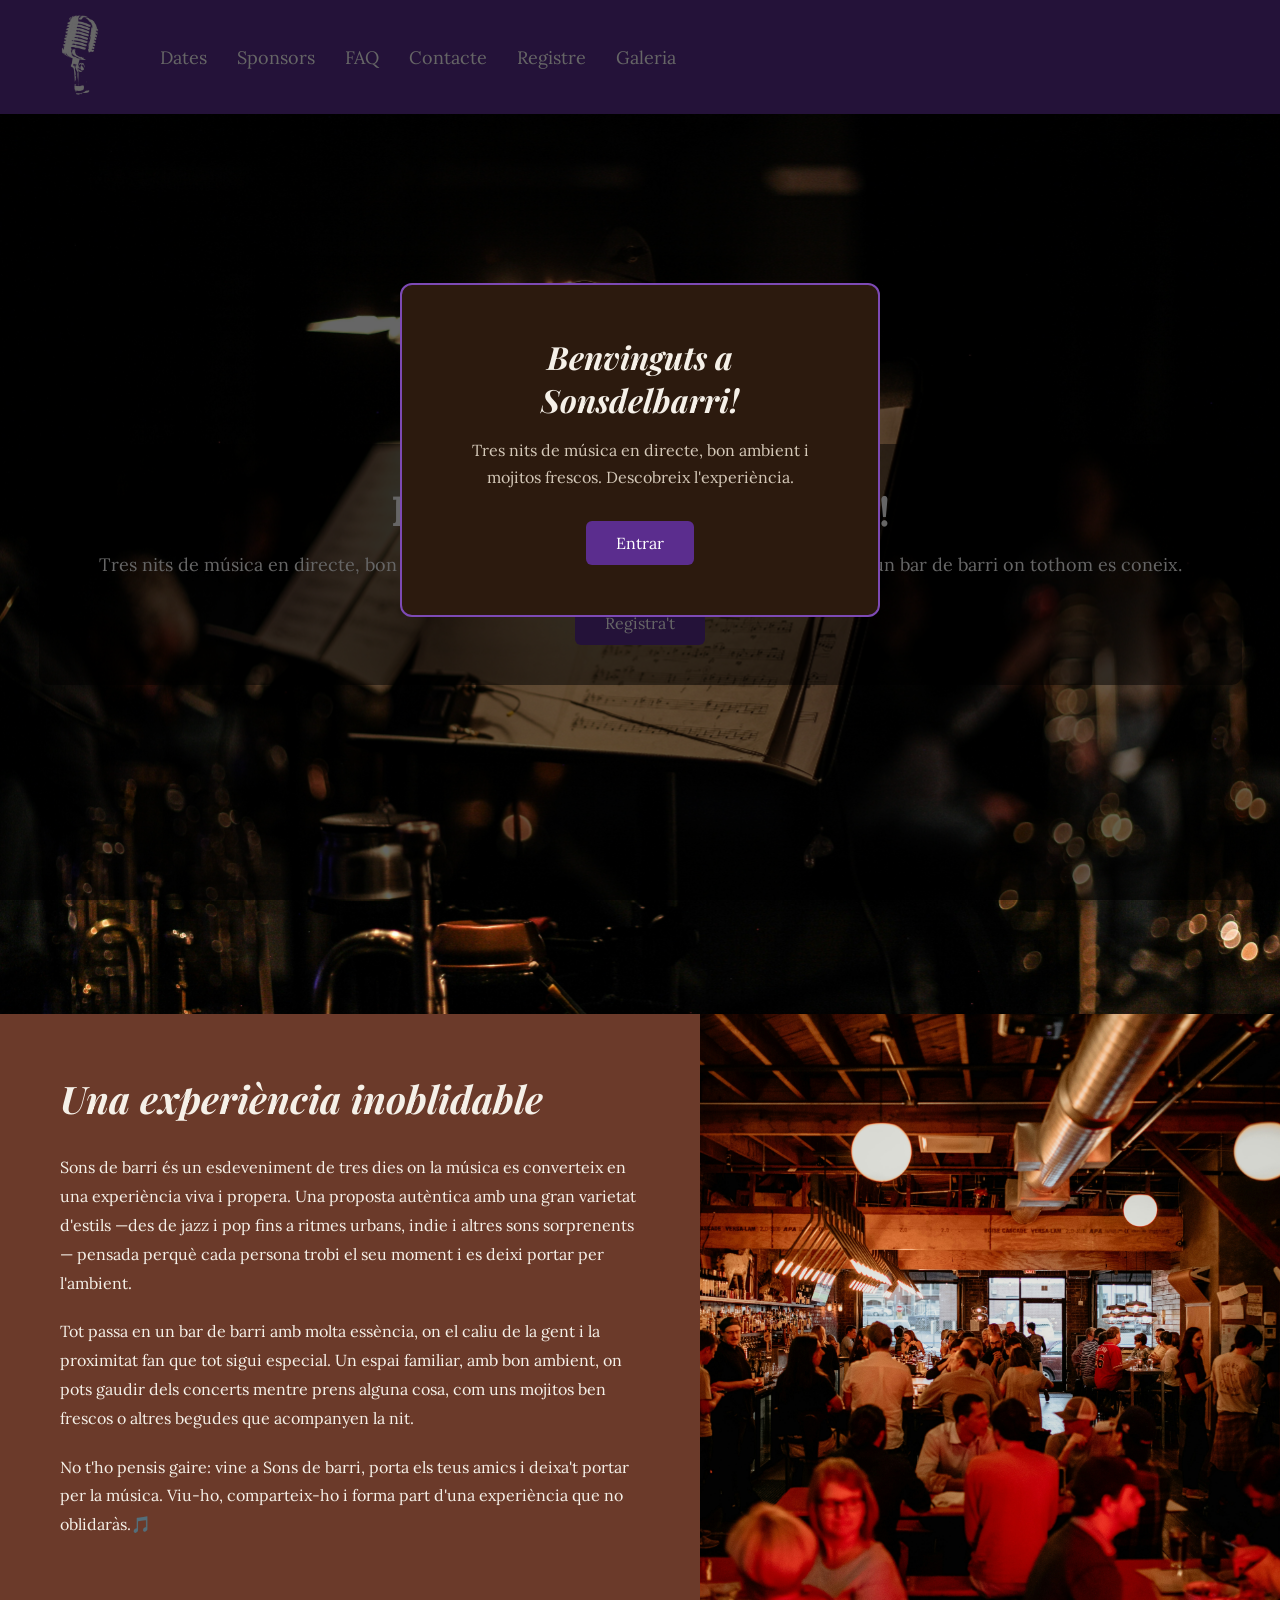
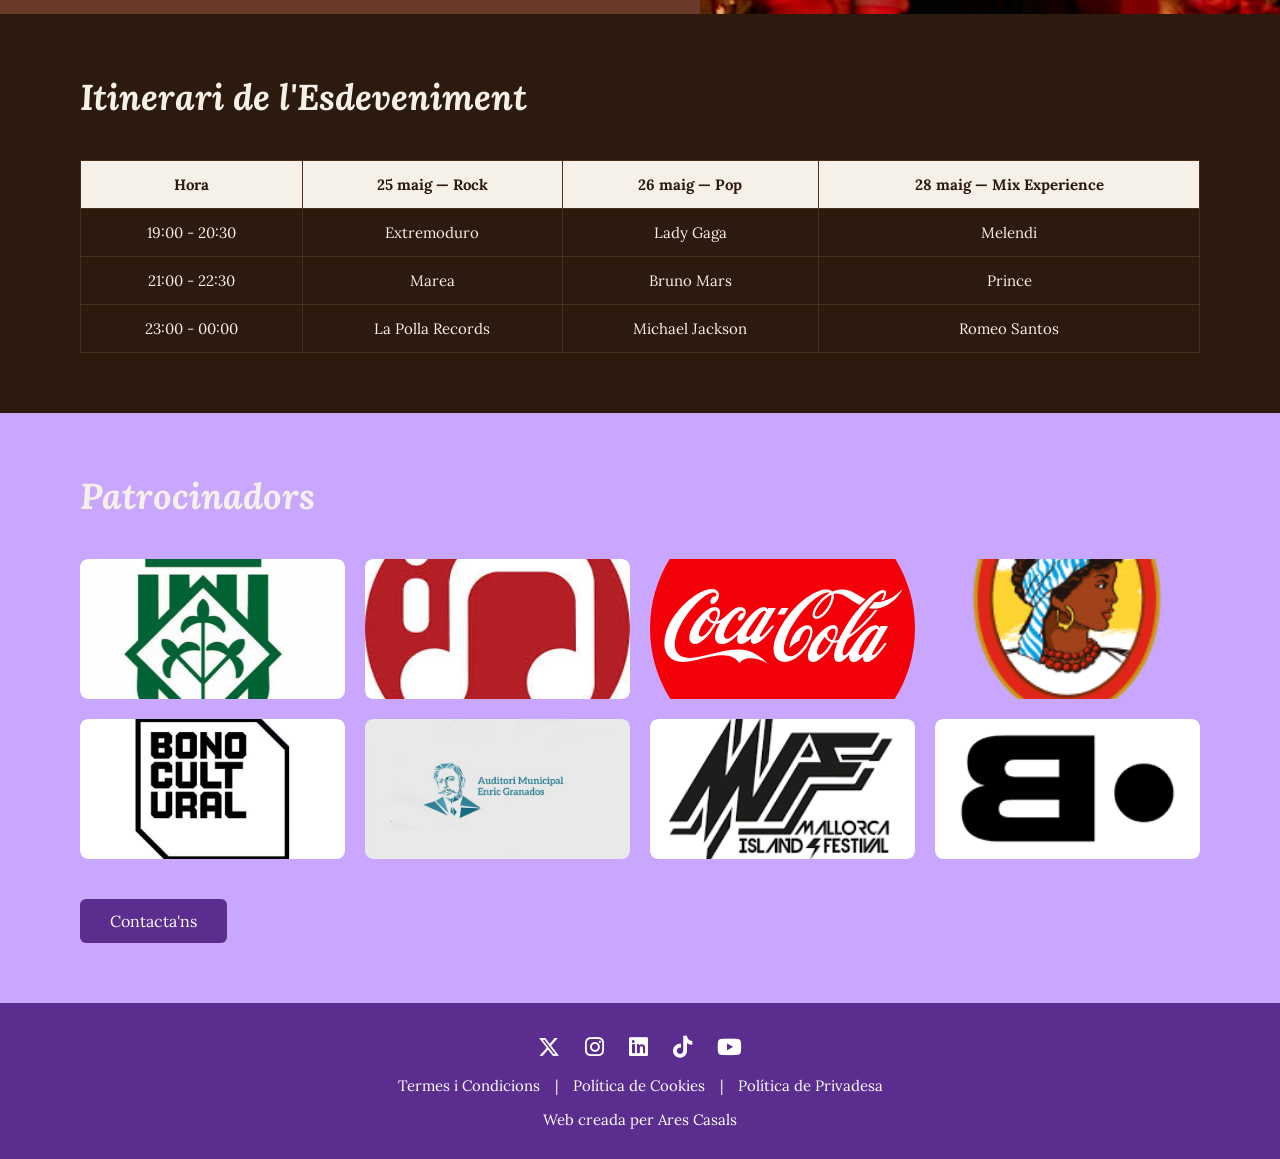
<file: index.html>
<!DOCTYPE html>
<html lang="ca">
<head>
  <meta charset="UTF-8">
  <meta name="viewport" content="width=device-width, initial-scale=1.0">
  <title>Festival</title>
  <link rel="icon" type="image/png" href="img/LOGO1.png">
  <link rel="stylesheet" href="css/style.css">
  <link rel="stylesheet" href="https://cdnjs.cloudflare.com/ajax/libs/font-awesome/6.5.0/css/all.min.css">
  <link href="https://fonts.googleapis.com/css2?family=Playfair+Display:ital@1&family=Lora&display=swap" rel="stylesheet">
</head>
<body>

  <!-- Modal de benvinguda (es mostra el primer cop que es visita la web) -->
  <div class="modal-overlay" id="modalBenvinguda">
    <div class="modal-box">
      <h2>Benvinguts a Sonsdelbarri!</h2>
      <p>Tres nits de música en directe, bon ambient i mojitos frescos. Descobreix l'experiència.</p>
      <button class="btn" id="tancarModal">Entrar</button>
    </div>
  </div>

  <header>
    <nav>
      <a href="index.html" class="logo">
        <img src="img/LOGO1.png" alt="Logo Festival">
      </a>
      <!-- Botó hamburger per a mòbil -->
      <button class="hamburger" id="hamburger" aria-label="Obrir menú">
        <span></span>
        <span></span>
        <span></span>
      </button>
      <ul id="navMenu">
        <li><a href="#dates">Dates</a></li>
        <li><a href="#sponsors">Sponsors</a></li>
        <li><a href="faq.html">FAQ</a></li>
        <li><a href="contacte.html">Contacte</a></li>
        <li><a href="registre.html">Registre</a></li>
        <li><a href="galeria.html">Galeria</a></li>
      </ul>
    </nav>
  </header>

  <section id="inici" class="hero">
    <div class="hero-content">
      <h1>Benviguts a Sonsdebarri!</h1>
      <p>Tres nits de música en directe, bon ambient i mojitos frescos. 
        Jazz, pop, rock i molt més en un bar de barri on tothom es coneix.</p>
      <a href="registre.html" class="btn">Registra't</a>
    </div>
  </section>

  <section id="dates" class="dates">
    <div class="dates-left">
      <h2>Una experiència <em>inoblidable</em></h2>
      <div class="dates-text">
        <p>Sons de barri és un esdeveniment de tres dies on la música es converteix en una experiència viva i propera. Una proposta autèntica amb una gran varietat d'estils —des de jazz i pop fins a ritmes urbans, indie i altres sons sorprenents— pensada perquè cada persona trobi el seu moment i es deixi portar per l'ambient.</p>
        <p>Tot passa en un bar de barri amb molta essència, on el caliu de la gent i la proximitat fan que tot sigui especial. Un espai familiar, amb bon ambient, on pots gaudir dels concerts mentre prens alguna cosa, com uns mojitos ben frescos o altres begudes que acompanyen la nit.</p>
        <p>No t'ho pensis gaire: vine a Sons de barri, porta els teus amics i deixa't portar per la música. Viu-ho, comparteix-ho i forma part d'una experiència que no oblidaràs.🎵</p>
      </div>
    </div>
    <div class="dates-slideshow">
      <img src="img/slide1.jpg" alt="Imatge 1" class="slide active">
      <img src="img/slide2.jpg" alt="Imatge 2" class="slide">
      <img src="img/slide3.jpg" alt="Imatge 3" class="slide">
    </div>
  </section>

  <section id="itinerari" class="itinerari">
    <h2>Itinerari de l'Esdeveniment</h2>
    <table>
      <thead>
        <tr>
          <th>Hora</th>
          <th>25 maig — Rock</th>
          <th>26 maig — Pop</th>
          <th>28 maig — Mix Experience</th>
        </tr>
      </thead>
      <tbody>
        <tr>
          <td>19:00 - 20:30</td>
          <td>Extremoduro</td>
          <td>Lady Gaga</td>
          <td>Melendi</td>
        </tr>
        <tr>
          <td>21:00 - 22:30</td>
          <td>Marea</td>
          <td>Bruno Mars</td>
          <td>Prince</td>
        </tr>
        <tr>
          <td>23:00 - 00:00</td>
          <td>La Polla Records</td>
          <td>Michael Jackson</td>
          <td>Romeo Santos</td>
        </tr>
      </tbody>
    </table>
  </section>

  <!-- Secció sponsors amb flipcard -->
  <section id="sponsors" class="sponsors">
    <h2>Patrocinadors</h2>
    <div class="sponsors-grid">

      <div class="sponsor-card">
        <div class="sponsor-card-inner">
          <div class="sponsor-card-front">
            <img src="img/sponsor1.jpg" alt="Sponsor 1">
          </div>
          <div class="sponsor-card-back">
            <span>Diputació de Lleida</span>
            <a href="https://www.diputaciolleida.cat/" target="_blank">Visita'ns</a>
          </div>
        </div>
      </div>

      <div class="sponsor-card">
        <div class="sponsor-card-inner">
          <div class="sponsor-card-front">
            <img src="img/sponsor2.jpeg" alt="Sponsor 2">
          </div>
          <div class="sponsor-card-back">
            <span>L'Interpret</span>
            <a href="https://l-interpret.com/" target="_blank">Visita'ns</a>
          </div>
        </div>
      </div>

      <div class="sponsor-card">
        <div class="sponsor-card-inner">
          <div class="sponsor-card-front">
            <img src="img/sponsor3.svg" alt="Sponsor 3">
          </div>
          <div class="sponsor-card-back">
            <span>Coca-Cola</span>
            <a href="https://www.coca-cola.com/es/es/" target="_blank">Visita'ns</a>
          </div>
        </div>
      </div>

      <div class="sponsor-card">
        <div class="sponsor-card-inner">
          <div class="sponsor-card-front">
            <img src="img/sponsor4.png" alt="Sponsor 4">
          </div>
          <div class="sponsor-card-back">
            <span>Negrita</span>
            <a href="https://negrita.es/" target="_blank">Visita'ns</a>
          </div>
        </div>
      </div>

      <div class="sponsor-card">
        <div class="sponsor-card-inner">
          <div class="sponsor-card-front">
            <img src="img/sponsor5.jpeg" alt="Sponsor 5">
          </div>
          <div class="sponsor-card-back">
            <span>Bono Cultura Joven</span>
            <a href="https://bonoculturajoven.gob.es/" target="_blank">Visita'ns</a>
          </div>
        </div>
      </div>

      <div class="sponsor-card">
        <div class="sponsor-card-inner">
          <div class="sponsor-card-front">
            <img src="img/sponsor6.jpg" alt="Sponsor 6">
          </div>
          <div class="sponsor-card-back">
            <span>Auditori Enric Granados</span>
            <a href="https://auditorienricgranados.cat/" target="_blank">Visita'ns</a>
          </div>
        </div>
      </div>

      <div class="sponsor-card">
        <div class="sponsor-card-inner">
          <div class="sponsor-card-front">
            <img src="img/sponsor7.png" alt="Sponsor 7">
          </div>
          <div class="sponsor-card-back">
            <span>Mallorca Island Festival</span>
            <a href="https://mallorcaislandfestival.com/" target="_blank">Visita'ns</a>
          </div>
        </div>
      </div>

      <div class="sponsor-card">
        <div class="sponsor-card-inner">
          <div class="sponsor-card-front">
            <img src="img/sponsor8.png" alt="Sponsor 8">
          </div>
          <div class="sponsor-card-back">
            <span>FSTVLB</span>
            <a href="https://fstvlb.com/es/" target="_blank">Visita'ns</a>
          </div>
        </div>
      </div>

    </div>
    <a href="contacte.html" class="btn">Contacta'ns</a>
  </section>

  <footer>
    <div class="footer-social">
      <a href="#"><i class="fa-brands fa-x-twitter"></i></a>
      <a href="#"><i class="fa-brands fa-instagram"></i></a>
      <a href="#"><i class="fa-brands fa-linkedin"></i></a>
      <a href="#"><i class="fa-brands fa-tiktok"></i></a>
      <a href="#"><i class="fa-brands fa-youtube"></i></a>
    </div>
    <div class="footer-links">
      <a href="termes.html">Termes i Condicions</a>
      <span>|</span>
      <a href="cookies.html">Política de Cookies</a>
      <span>|</span>
      <a href="privadesa.html">Política de Privadesa</a>
    </div>
    <div class="footer-sign">
      <p>Web creada per Ares Casals</p>
    </div>
  </footer>

  <script>
    // ── Slideshow de la secció dates ──
    var slides = document.querySelectorAll('.slide');
    var current = 0;
    setInterval(function() {
      slides[current].classList.remove('active');
      current = current + 1;
      if (current >= slides.length) { current = 0; }
      slides[current].classList.add('active');
    }, 3500);

    // ── Menú hamburger ──
    // Quan es fa clic al botó hamburger, s'afegeix/treu la classe 'obert' al menú
    var hamburger = document.getElementById('hamburger');
    var navMenu = document.getElementById('navMenu');
    hamburger.addEventListener('click', function() {
      navMenu.classList.toggle('obert');
    });

    // ── Modal de benvinguda ──
    // Es comprova si ja s'ha visitat la web amb localStorage
    // Si no s'ha visitat mai, es mostra el modal
    var modal = document.getElementById('modalBenvinguda');
    if (!localStorage.getItem('visitat')) {
      modal.classList.add('obert');
    }
    // Quan es fa clic al botó "Entrar", es tanca el modal i es guarda a localStorage
    document.getElementById('tancarModal').addEventListener('click', function() {
      modal.classList.remove('obert');
      localStorage.setItem('visitat', 'true');
    });
  </script>

</body>
</html>
</file>
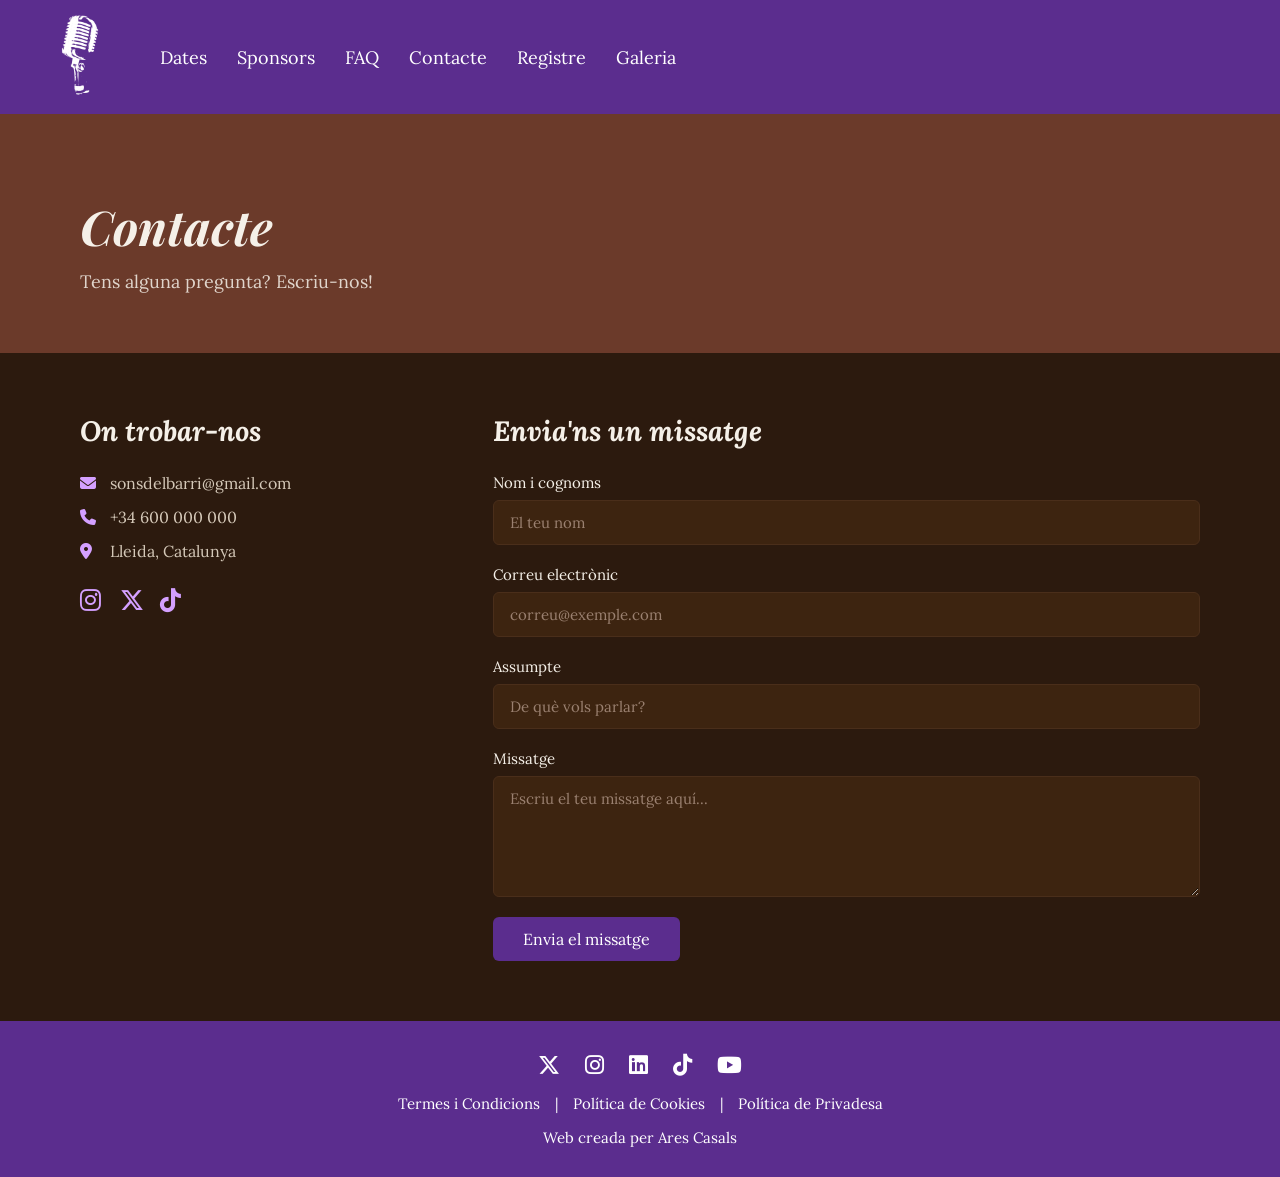
<file: contacte.html>
<!DOCTYPE html>
<html lang="ca">
<head>
  <meta charset="UTF-8">
  <meta name="viewport" content="width=device-width, initial-scale=1.0">
  <title>Contacte — Sonsdelbarri</title>
  <link rel="icon" type="image/png" href="img/LOGO1.png">
  <link rel="stylesheet" href="css/style.css">
  <link rel="stylesheet" href="https://cdnjs.cloudflare.com/ajax/libs/font-awesome/6.5.0/css/all.min.css">
  <link href="https://fonts.googleapis.com/css2?family=Playfair+Display:ital@1&family=Lora&display=swap" rel="stylesheet">
</head>
<body>

  <header>
    <nav>
      <a href="index.html" class="logo">
        <img src="img/LOGO1.png" alt="Logo Festival">
      </a>
      <button class="hamburger" id="hamburger" aria-label="Obrir menú">
        <span></span>
        <span></span>
        <span></span>
      </button>
      <ul id="navMenu">
        <li><a href="index.html#dates">Dates</a></li>
        <li><a href="index.html#sponsors">Sponsors</a></li>
        <li><a href="faq.html">FAQ</a></li>
        <li><a href="contacte.html">Contacte</a></li>
        <li><a href="registre.html">Registre</a></li>
        <li><a href="galeria.html">Galeria</a></li>
      </ul>
    </nav>
  </header>

  <section class="subpage-hero">
    <div class="subpage-hero-content">
      <h1>Contacte</h1>
      <p>Tens alguna pregunta? Escriu-nos!</p>
    </div>
  </section>

  <section class="subpage-content">
    <div class="contact-wrapper">

      <div class="contact-info">
        <h2>On trobar-nos</h2>
        <p><i class="fa-solid fa-envelope"></i> sonsdelbarri@gmail.com</p>
        <p><i class="fa-solid fa-phone"></i> +34 600 000 000</p>
        <p><i class="fa-solid fa-location-dot"></i> Lleida, Catalunya</p>
        <div class="contact-social">
          <a href="#"><i class="fa-brands fa-instagram"></i></a>
          <a href="#"><i class="fa-brands fa-x-twitter"></i></a>
          <a href="#"><i class="fa-brands fa-tiktok"></i></a>
        </div>
      </div>

      <div class="contact-form">
        <h2>Envia'ns un missatge</h2>
        <div class="form-group">
          <label for="nom">Nom i cognoms</label>
          <input type="text" id="nom" placeholder="El teu nom">
        </div>
        <div class="form-group">
          <label for="email">Correu electrònic</label>
          <input type="email" id="email" placeholder="correu@exemple.com">
          <!-- Missatge d'error de validació de l'email -->
          <span class="error-msg" id="emailError">El correu ha de tenir el format usuari@domini.ext</span>
        </div>
        <div class="form-group">
          <label for="assumpte">Assumpte</label>
          <input type="text" id="assumpte" placeholder="De què vols parlar?">
        </div>
        <div class="form-group">
          <label for="missatge">Missatge</label>
          <textarea id="missatge" rows="5" placeholder="Escriu el teu missatge aquí..."></textarea>
        </div>
        <button class="btn" id="btnEnviar">Envia el missatge</button>
      </div>

    </div>
  </section>

  <footer>
    <div class="footer-social">
      <a href="#"><i class="fa-brands fa-x-twitter"></i></a>
      <a href="#"><i class="fa-brands fa-instagram"></i></a>
      <a href="#"><i class="fa-brands fa-linkedin"></i></a>
      <a href="#"><i class="fa-brands fa-tiktok"></i></a>
      <a href="#"><i class="fa-brands fa-youtube"></i></a>
    </div>
    <div class="footer-links">
      <a href="termes.html">Termes i Condicions</a>
      <span>|</span>
      <a href="cookies.html">Política de Cookies</a>
      <span>|</span>
      <a href="privadesa.html">Política de Privadesa</a>
    </div>
    <div class="footer-sign">
      <p>Web creada per Ares Casals</p>
    </div>
  </footer>

  <script>
    // ── Menú hamburger ──
    var hamburger = document.getElementById('hamburger');
    var navMenu = document.getElementById('navMenu');
    hamburger.addEventListener('click', function() {
      navMenu.classList.toggle('obert');
    });

    // ── Validació de l'email ──
    // Comprova que l'email té el format: alguna_cosa@domini.extensió
    function emailValid(valor) {
      // Expressió regular: text @ text . text (mínim 2 caràcters d'extensió)
      var regex = /^[^\s@]+@[^\s@]+\.[^\s@]{2,}$/;
      return regex.test(valor);
    }

    document.getElementById('btnEnviar').addEventListener('click', function() {
      var emailInput = document.getElementById('email');
      var emailError = document.getElementById('emailError');
      var valor = emailInput.value.trim();

      if (!emailValid(valor)) {
        // Mostrem error: afegim classe error al camp i visible al missatge
        emailInput.classList.add('error');
        emailError.classList.add('visible');
      } else {
        // Tot correcte: traiem error i enviem
        emailInput.classList.remove('error');
        emailError.classList.remove('visible');
        alert('Missatge enviat! Gràcies per contactar-nos.');
      }
    });
  </script>

</body>
</html>
</file>
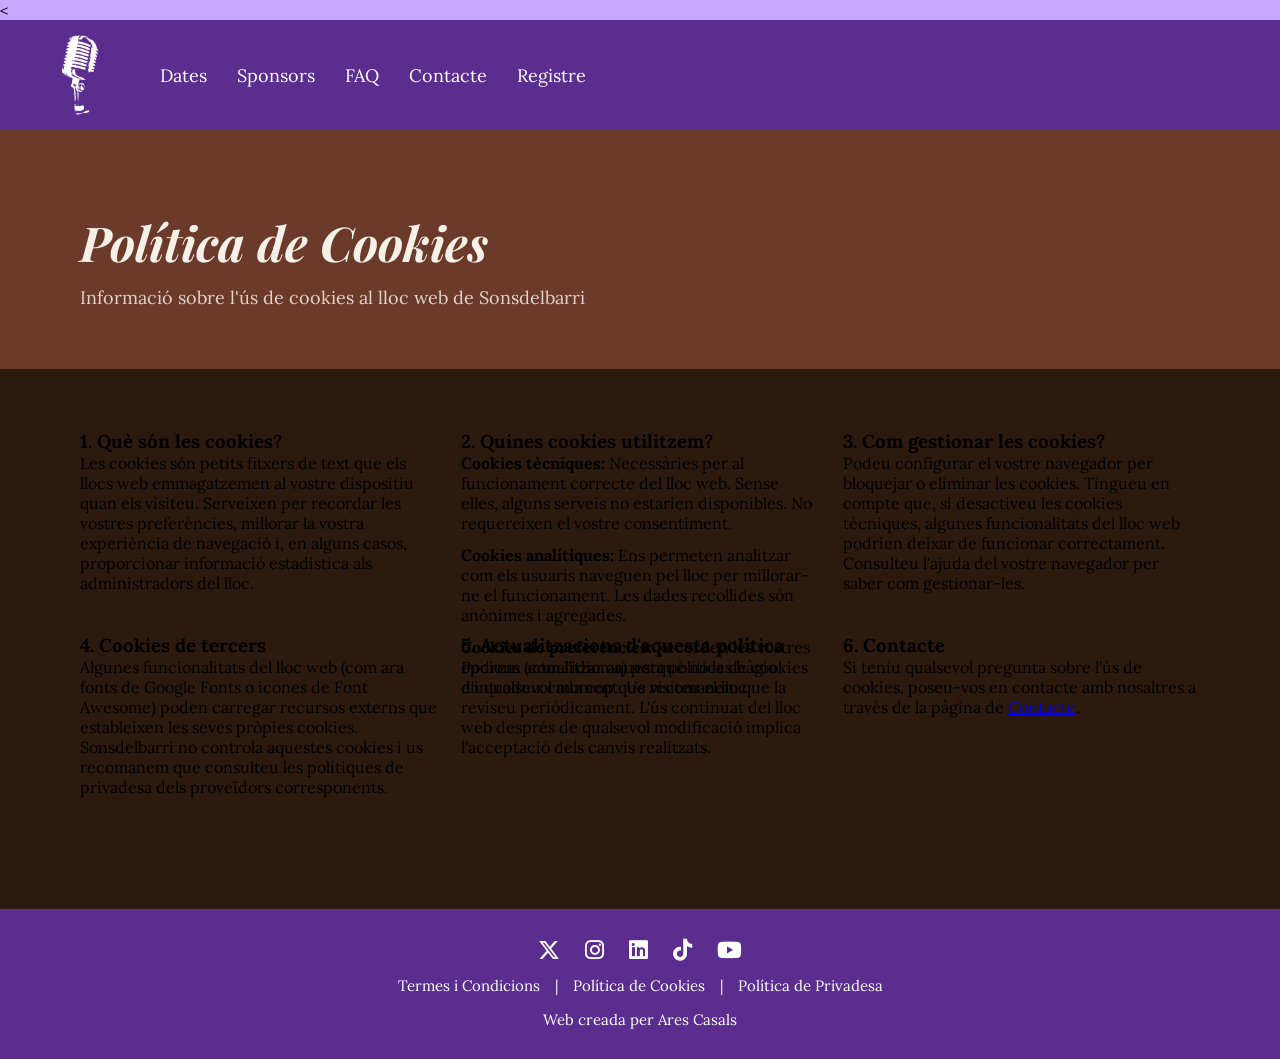
<file: cookies.html>
<<!DOCTYPE html>
<html lang="ca">
<head>
  <meta charset="UTF-8">
  <meta name="viewport" content="width=device-width, initial-scale=1.0">
  <title>Política de Cookies — Sonsdelbarri</title>
  <link rel="stylesheet" href="css/style.css">
  <link rel="stylesheet" href="https://cdnjs.cloudflare.com/ajax/libs/font-awesome/6.5.0/css/all.min.css">
  <link href="https://fonts.googleapis.com/css2?family=Playfair+Display:ital@1&family=Lora&display=swap" rel="stylesheet">
</head>
<body>
 
  <header>
    <nav>
      <a href="index.html" class="logo">
        <img src="img/LOGO1.png" alt="Logo Festival">
      </a>
      <ul>
        <li><a href="index.html#dates">Dates</a></li>
        <li><a href="index.html#sponsors">Sponsors</a></li>
        <li><a href="faq.html">FAQ</a></li>
        <li><a href="contacte.html">Contacte</a></li>
        <li><a href="registre.html">Registre</a></li>
      </ul>
    </nav>
  </header>
 
  <section class="subpage-hero">
    <div class="subpage-hero-content">
      <h1>Política de Cookies</h1>
      <p>Informació sobre l'ús de cookies al lloc web de Sonsdelbarri</p>
    </div>
  </section>
 
  <section class="subpage-content">
    <div class="faq-list">
 
      <div class="faq-item">
        <h3>1. Què són les cookies?</h3>
        <p>Les cookies són petits fitxers de text que els llocs web emmagatzemen al vostre dispositiu quan els visiteu. Serveixen per recordar les vostres preferències, millorar la vostra experiència de navegació i, en alguns casos, proporcionar informació estadística als administradors del lloc.</p>
      </div>
 
      <div class="faq-item">
        <h3>2. Quines cookies utilitzem?</h3>
        <p><strong>Cookies tècniques:</strong> Necessàries per al funcionament correcte del lloc web. Sense elles, alguns serveis no estarien disponibles. No requereixen el vostre consentiment.</p>
        <p style="margin-top:12px;"><strong>Cookies analítiques:</strong> Ens permeten analitzar com els usuaris naveguen pel lloc per millorar-ne el funcionament. Les dades recollides són anònimes i agregades.</p>
        <p style="margin-top:12px;"><strong>Cookies de preferències:</strong> Recorden les vostres opcions (com l'idioma) perquè no les hàgiu d'introduir cada cop que visiteu el lloc.</p>
      </div>
 
      <div class="faq-item">
        <h3>3. Com gestionar les cookies?</h3>
        <p>Podeu configurar el vostre navegador per bloquejar o eliminar les cookies. Tingueu en compte que, si desactiveu les cookies tècniques, algunes funcionalitats del lloc web podrien deixar de funcionar correctament. Consulteu l'ajuda del vostre navegador per saber com gestionar-les.</p>
      </div>
 
      <div class="faq-item">
        <h3>4. Cookies de tercers</h3>
        <p>Algunes funcionalitats del lloc web (com ara fonts de Google Fonts o icones de Font Awesome) poden carregar recursos externs que estableixen les seves pròpies cookies. Sonsdelbarri no controla aquestes cookies i us recomanem que consulteu les polítiques de privadesa dels proveïdors corresponents.</p>
      </div>
 
      <div class="faq-item">
        <h3>5. Actualitzacions d'aquesta política</h3>
        <p>Podrem actualitzar aquesta política de cookies en qualsevol moment. Us recomanem que la reviseu periòdicament. L'ús continuat del lloc web després de qualsevol modificació implica l'acceptació dels canvis realitzats.</p>
      </div>
 
      <div class="faq-item">
        <h3>6. Contacte</h3>
        <p>Si teniu qualsevol pregunta sobre l'ús de cookies, poseu-vos en contacte amb nosaltres a través de la pàgina de <a href="contacte.html">Contacte</a>.</p>
      </div>
 
    </div>
  </section>
 
  <footer>
    <div class="footer-social">
      <a href="#"><i class="fa-brands fa-x-twitter"></i></a>
      <a href="#"><i class="fa-brands fa-instagram"></i></a>
      <a href="#"><i class="fa-brands fa-linkedin"></i></a>
      <a href="#"><i class="fa-brands fa-tiktok"></i></a>
      <a href="#"><i class="fa-brands fa-youtube"></i></a>
    </div>
    <div class="footer-links">
      <a href="termes.html">Termes i Condicions</a>
      <span>|</span>
      <a href="cookies.html">Política de Cookies</a>
      <span>|</span>
      <a href="privadesa.html">Política de Privadesa</a>
    </div>
    <div class="footer-sign">
      <p>Web creada per Ares Casals</p>
    </div>
  </footer>
 
</body>
</html>
</file>
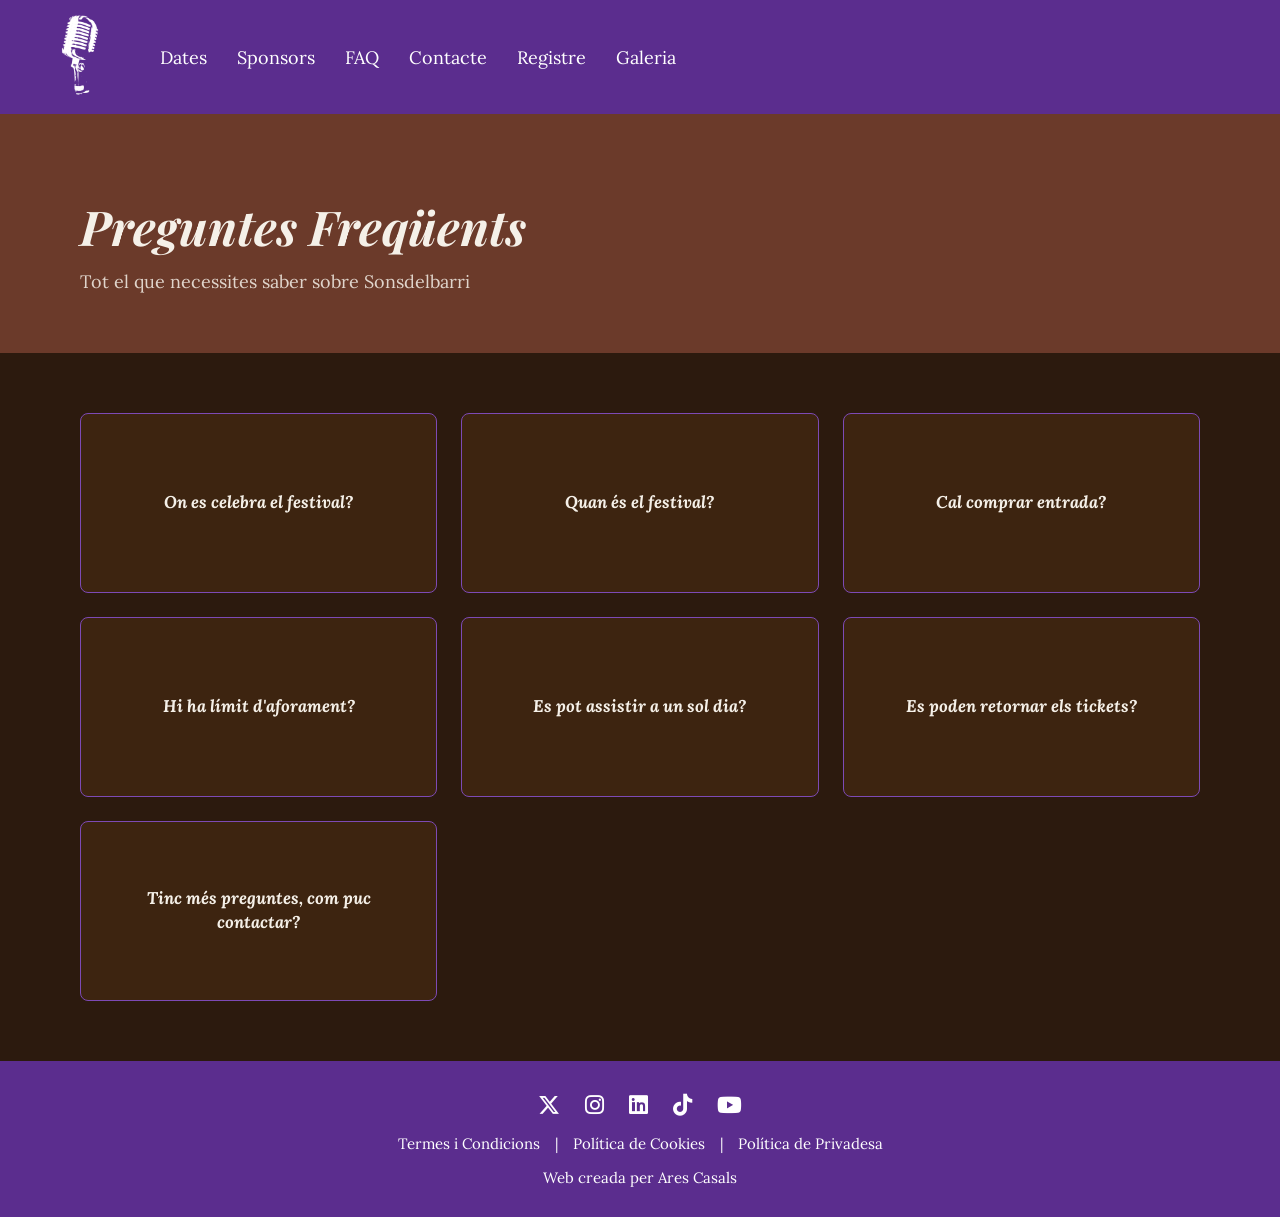
<file: faq.html>
<!DOCTYPE html>
<html lang="ca">
<head>
  <meta charset="UTF-8">
  <meta name="viewport" content="width=device-width, initial-scale=1.0">
  <title>FAQ — Sonsdelbarri</title>
  <link rel="icon" type="image/png" href="img/LOGO1.png">
  <link rel="stylesheet" href="css/style.css">
  <link rel="stylesheet" href="https://cdnjs.cloudflare.com/ajax/libs/font-awesome/6.5.0/css/all.min.css">
  <link href="https://fonts.googleapis.com/css2?family=Playfair+Display:ital@1&family=Lora&display=swap" rel="stylesheet">
</head>
<body>

  <header>
    <nav>
      <a href="index.html" class="logo">
        <img src="img/LOGO1.png" alt="Logo Festival">
      </a>
      <button class="hamburger" id="hamburger" aria-label="Obrir menú">
        <span></span>
        <span></span>
        <span></span>
      </button>
      <ul id="navMenu">
        <li><a href="index.html#dates">Dates</a></li>
        <li><a href="index.html#sponsors">Sponsors</a></li>
        <li><a href="faq.html">FAQ</a></li>
        <li><a href="contacte.html">Contacte</a></li>
        <li><a href="registre.html">Registre</a></li>
        <li><a href="galeria.html">Galeria</a></li>
      </ul>
    </nav>
  </header>

  <section class="subpage-hero">
    <div class="subpage-hero-content">
      <h1>Preguntes Freqüents</h1>
      <p>Tot el que necessites saber sobre Sonsdelbarri</p>
    </div>
  </section>

  <section class="subpage-content">
    <!-- Cada faq-item té dues cares: front (pregunta) i back (resposta) -->
    <div class="faq-list">

      <div class="faq-item">
        <div class="faq-item-inner">
          <div class="faq-front">
            <h3>On es celebra el festival?</h3>
          </div>
          <div class="faq-back">
            <p>Sonsdelbarri es celebra en un bar-pub de barri amb molta essència al centre de la ciutat. L'adreça exacta es comunicarà als assistents registrats.</p>
          </div>
        </div>
      </div>

      <div class="faq-item">
        <div class="faq-item-inner">
          <div class="faq-front">
            <h3>Quan és el festival?</h3>
          </div>
          <div class="faq-back">
            <p>El festival té lloc els dies 25, 26 i 28 de maig. Cada dia comença a les 19:00h.</p>
          </div>
        </div>
      </div>

      <div class="faq-item">
        <div class="faq-item-inner">
          <div class="faq-front">
            <h3>Cal comprar entrada?</h3>
          </div>
          <div class="faq-back">
            <p>Sí, cal registrar-se prèviament. Pots fer-ho a través del formulari de <a href="registre.html">Registre</a>.</p>
          </div>
        </div>
      </div>

      <div class="faq-item">
        <div class="faq-item-inner">
          <div class="faq-front">
            <h3>Hi ha límit d'aforament?</h3>
          </div>
          <div class="faq-back">
            <p>Sí, les places són limitades per garantir una experiència propera i de qualitat. Et recomanem registrar-te com abans millor.</p>
          </div>
        </div>
      </div>

      <div class="faq-item">
        <div class="faq-item-inner">
          <div class="faq-front">
            <h3>Es pot assistir a un sol dia?</h3>
          </div>
          <div class="faq-back">
            <p>Sí, pots triar assistir a un, dos o els tres dies del festival. Al formulari de registre podràs indicar quins dies t'interessen.</p>
          </div>
        </div>
      </div>

      <div class="faq-item">
        <div class="faq-item-inner">
          <div class="faq-front">
            <h3>Es poden retornar els tickets?</h3>
          </div>
          <div class="faq-back">
            <p>Sí! S'accepten devolucions amb 3 dies d'antelació al dia del concert.</p>
          </div>
        </div>
      </div>

      <div class="faq-item">
        <div class="faq-item-inner">
          <div class="faq-front">
            <h3>Tinc més preguntes, com puc contactar?</h3>
          </div>
          <div class="faq-back">
            <p>Pots escriure'ns a través del nostre <a href="contacte.html">formulari de contacte</a> i t'respondrem el més aviat possible.</p>
          </div>
        </div>
      </div>

    </div>
  </section>

  <footer>
    <div class="footer-social">
      <a href="#"><i class="fa-brands fa-x-twitter"></i></a>
      <a href="#"><i class="fa-brands fa-instagram"></i></a>
      <a href="#"><i class="fa-brands fa-linkedin"></i></a>
      <a href="#"><i class="fa-brands fa-tiktok"></i></a>
      <a href="#"><i class="fa-brands fa-youtube"></i></a>
    </div>
    <div class="footer-links">
      <a href="termes.html">Termes i Condicions</a>
      <span>|</span>
      <a href="cookies.html">Política de Cookies</a>
      <span>|</span>
      <a href="privadesa.html">Política de Privadesa</a>
    </div>
    <div class="footer-sign">
      <p>Web creada per Ares Casals</p>
    </div>
  </footer>

  <script>
    // ── Menú hamburger ──
    var hamburger = document.getElementById('hamburger');
    var navMenu = document.getElementById('navMenu');
    hamburger.addEventListener('click', function() {
      navMenu.classList.toggle('obert');
    });
  </script>

</body>
</html>
</file>
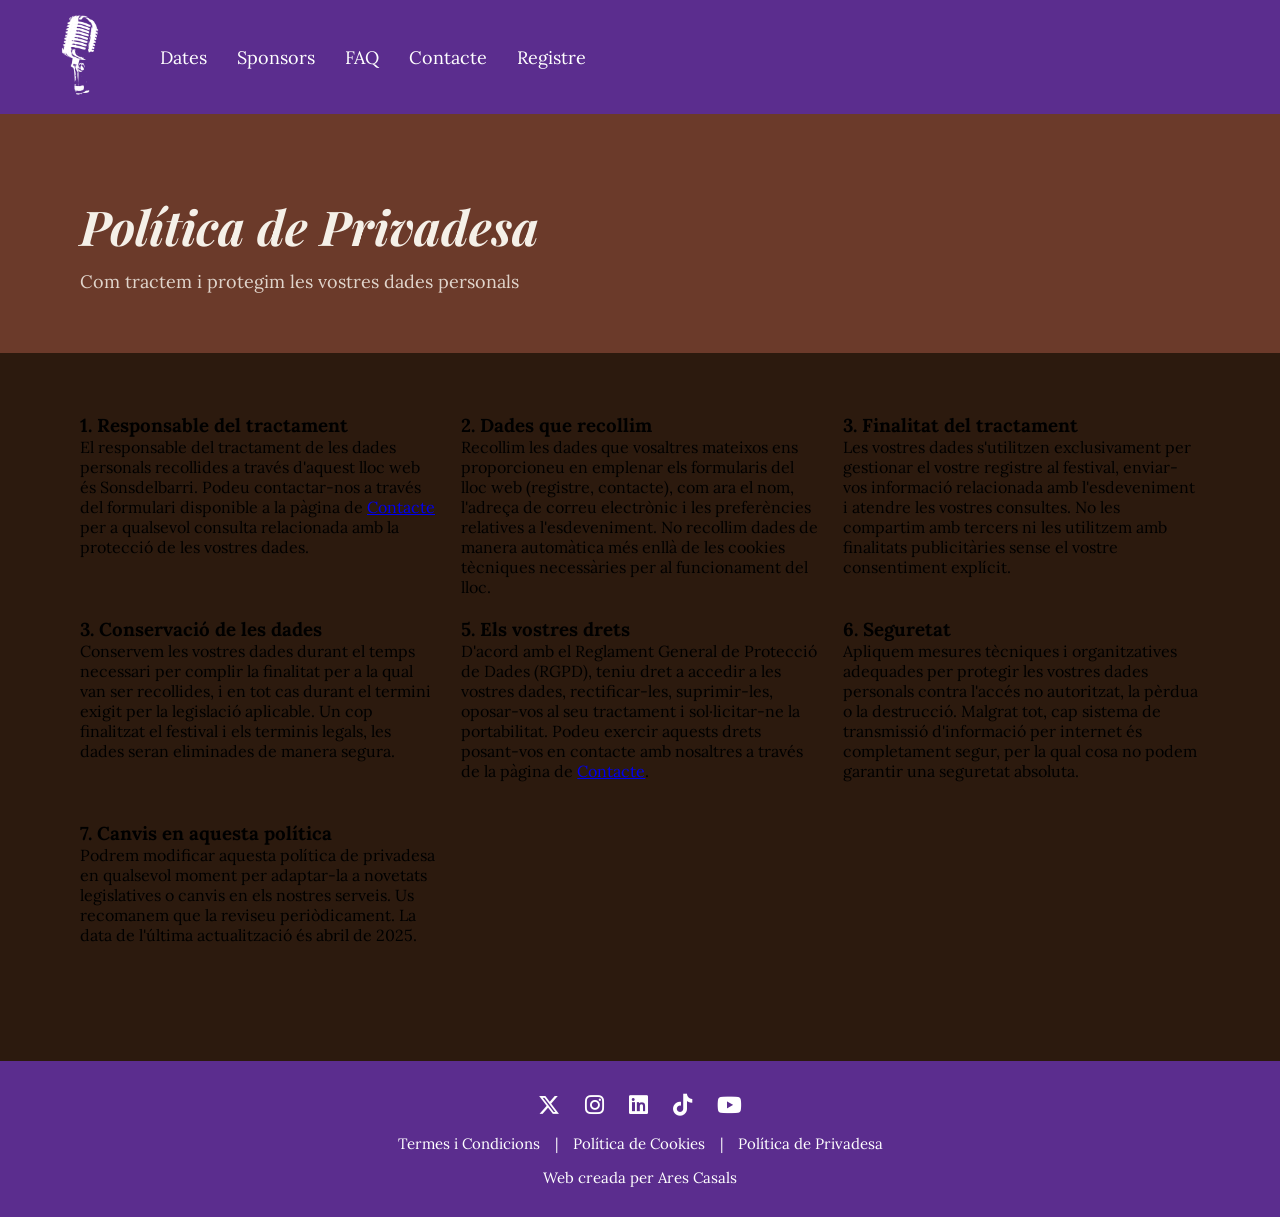
<file: privadesa.html>
<!DOCTYPE html>
<html lang="ca">
<head>
  <meta charset="UTF-8">
  <meta name="viewport" content="width=device-width, initial-scale=1.0">
  <title>Política de Privadesa — Sonsdelbarri</title>
  <link rel="stylesheet" href="css/style.css">
  <link rel="stylesheet" href="https://cdnjs.cloudflare.com/ajax/libs/font-awesome/6.5.0/css/all.min.css">
  <link href="https://fonts.googleapis.com/css2?family=Playfair+Display:ital@1&family=Lora&display=swap" rel="stylesheet">
</head>
<body>
 
  <header>
    <nav>
      <a href="index.html" class="logo">
        <img src="img/LOGO1.png" alt="Logo Festival">
      </a>
      <ul>
        <li><a href="index.html#dates">Dates</a></li>
        <li><a href="index.html#sponsors">Sponsors</a></li>
        <li><a href="faq.html">FAQ</a></li>
        <li><a href="contacte.html">Contacte</a></li>
        <li><a href="registre.html">Registre</a></li>
      </ul>
    </nav>
  </header>
 
  <section class="subpage-hero">
    <div class="subpage-hero-content">
      <h1>Política de Privadesa</h1>
      <p>Com tractem i protegim les vostres dades personals</p>
    </div>
  </section>
 
  <section class="subpage-content">
    <div class="faq-list">
 
      <div class="faq-item">
        <h3>1. Responsable del tractament</h3>
        <p>El responsable del tractament de les dades personals recollides a través d'aquest lloc web és Sonsdelbarri. Podeu contactar-nos a través del formulari disponible a la pàgina de <a href="contacte.html">Contacte</a> per a qualsevol consulta relacionada amb la protecció de les vostres dades.</p>
      </div>
 
      <div class="faq-item">
        <h3>2. Dades que recollim</h3>
        <p>Recollim les dades que vosaltres mateixos ens proporcioneu en emplenar els formularis del lloc web (registre, contacte), com ara el nom, l'adreça de correu electrònic i les preferències relatives a l'esdeveniment. No recollim dades de manera automàtica més enllà de les cookies tècniques necessàries per al funcionament del lloc.</p>
      </div>
 
      <div class="faq-item">
        <h3>3. Finalitat del tractament</h3>
        <p>Les vostres dades s'utilitzen exclusivament per gestionar el vostre registre al festival, enviar-vos informació relacionada amb l'esdeveniment i atendre les vostres consultes. No les compartim amb tercers ni les utilitzem amb finalitats publicitàries sense el vostre consentiment explícit.</p>
      </div>
 
      <div class="faq-item">
        <h3>3. Conservació de les dades</h3>
        <p>Conservem les vostres dades durant el temps necessari per complir la finalitat per a la qual van ser recollides, i en tot cas durant el termini exigit per la legislació aplicable. Un cop finalitzat el festival i els terminis legals, les dades seran eliminades de manera segura.</p>
      </div>
 
      <div class="faq-item">
        <h3>5. Els vostres drets</h3>
        <p>D'acord amb el Reglament General de Protecció de Dades (RGPD), teniu dret a accedir a les vostres dades, rectificar-les, suprimir-les, oposar-vos al seu tractament i sol·licitar-ne la portabilitat. Podeu exercir aquests drets posant-vos en contacte amb nosaltres a través de la pàgina de <a href="contacte.html">Contacte</a>.</p>
      </div>
 
      <div class="faq-item">
        <h3>6. Seguretat</h3>
        <p>Apliquem mesures tècniques i organitzatives adequades per protegir les vostres dades personals contra l'accés no autoritzat, la pèrdua o la destrucció. Malgrat tot, cap sistema de transmissió d'informació per internet és completament segur, per la qual cosa no podem garantir una seguretat absoluta.</p>
      </div>
 
      <div class="faq-item">
        <h3>7. Canvis en aquesta política</h3>
        <p>Podrem modificar aquesta política de privadesa en qualsevol moment per adaptar-la a novetats legislatives o canvis en els nostres serveis. Us recomanem que la reviseu periòdicament. La data de l'última actualització és abril de 2025.</p>
      </div>
 
    </div>
  </section>
 
  <footer>
    <div class="footer-social">
      <a href="#"><i class="fa-brands fa-x-twitter"></i></a>
      <a href="#"><i class="fa-brands fa-instagram"></i></a>
      <a href="#"><i class="fa-brands fa-linkedin"></i></a>
      <a href="#"><i class="fa-brands fa-tiktok"></i></a>
      <a href="#"><i class="fa-brands fa-youtube"></i></a>
    </div>
    <div class="footer-links">
      <a href="termes.html">Termes i Condicions</a>
      <span>|</span>
      <a href="cookies.html">Política de Cookies</a>
      <span>|</span>
      <a href="privadesa.html">Política de Privadesa</a>
    </div>
    <div class="footer-sign">
      <p>Web creada per Ares Casals</p>
    </div>
  </footer>
 
</body>
</html>
</file>
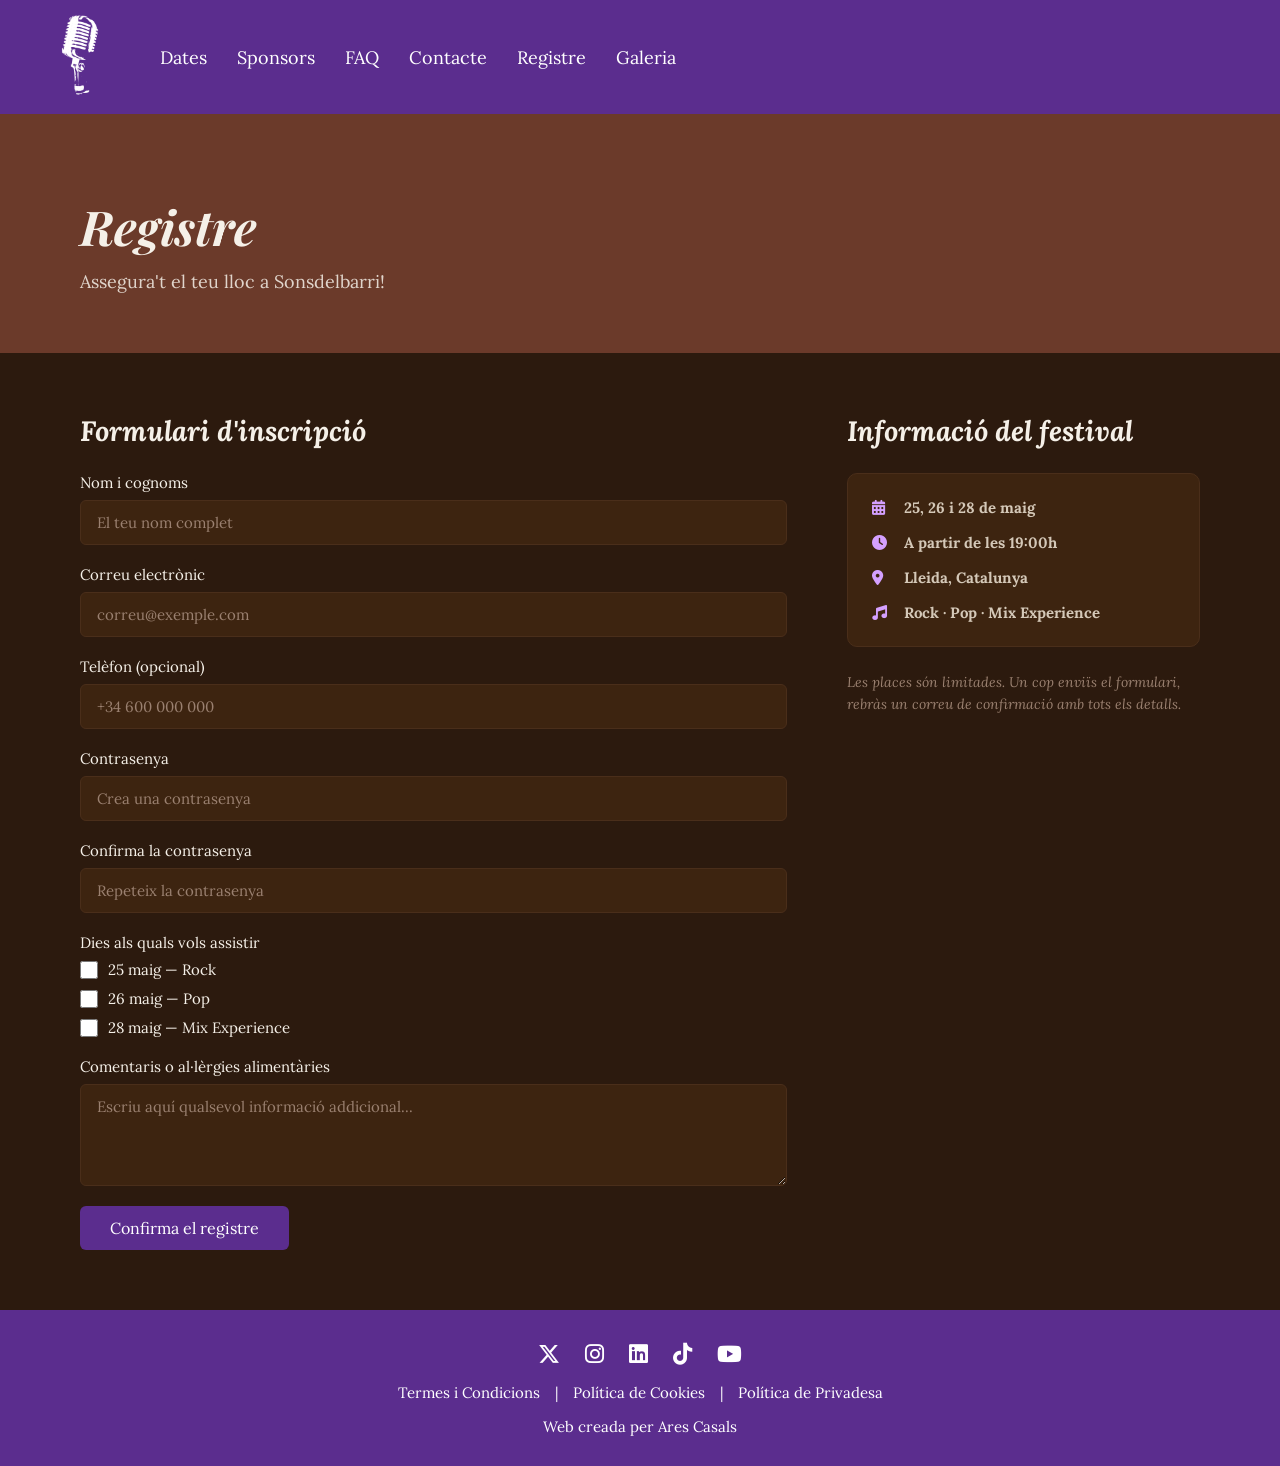
<file: registre.html>
<!DOCTYPE html>
<html lang="ca">
<head>
  <meta charset="UTF-8">
  <meta name="viewport" content="width=device-width, initial-scale=1.0">
  <title>Registre — Sonsdelbarri</title>
  <link rel="icon" type="image/png" href="img/LOGO1.png">
  <link rel="stylesheet" href="css/style.css">
  <link rel="stylesheet" href="https://cdnjs.cloudflare.com/ajax/libs/font-awesome/6.5.0/css/all.min.css">
  <link href="https://fonts.googleapis.com/css2?family=Playfair+Display:ital@1&family=Lora&display=swap" rel="stylesheet">
</head>
<body>

  <header>
    <nav>
      <a href="index.html" class="logo">
        <img src="img/LOGO1.png" alt="Logo Festival">
      </a>
      <button class="hamburger" id="hamburger" aria-label="Obrir menú">
        <span></span>
        <span></span>
        <span></span>
      </button>
      <ul id="navMenu">
        <li><a href="index.html#dates">Dates</a></li>
        <li><a href="index.html#sponsors">Sponsors</a></li>
        <li><a href="faq.html">FAQ</a></li>
        <li><a href="contacte.html">Contacte</a></li>
        <li><a href="registre.html">Registre</a></li>
        <li><a href="galeria.html">Galeria</a></li>
      </ul>
    </nav>
  </header>

  <section class="subpage-hero">
    <div class="subpage-hero-content">
      <h1>Registre</h1>
      <p>Assegura't el teu lloc a Sonsdelbarri!</p>
    </div>
  </section>

  <section class="subpage-content">
    <div class="registre-wrapper">

      <div class="registre-form">
        <h2>Formulari d'inscripció</h2>

        <div class="form-group">
          <label for="nom">Nom i cognoms</label>
          <input type="text" id="nom" placeholder="El teu nom complet">
        </div>

        <div class="form-group">
          <label for="email">Correu electrònic</label>
          <input type="email" id="email" placeholder="correu@exemple.com">
          <!-- Missatge d'error de validació de l'email -->
          <span class="error-msg" id="emailError">El correu ha de tenir el format usuari@domini.ext</span>
        </div>

        <div class="form-group">
          <label for="telefon">Telèfon (opcional)</label>
          <input type="tel" id="telefon" placeholder="+34 600 000 000">
        </div>

        <div class="form-group">
          <label for="password">Contrasenya</label>
          <input type="password" id="password" placeholder="Crea una contrasenya">
        </div>

        <div class="form-group">
          <label for="password2">Confirma la contrasenya</label>
          <input type="password" id="password2" placeholder="Repeteix la contrasenya">
          <!-- Missatge d'error quan les contrasenyes no coincideixen -->
          <span class="error-msg" id="passError">Les contrasenyes no coincideixen</span>
        </div>

        <div class="form-group">
          <label>Dies als quals vols assistir</label>
          <div class="checkbox-group">
            <label class="checkbox-label">
              <input type="checkbox" value="dia1"> 25 maig — Rock
            </label>
            <label class="checkbox-label">
              <input type="checkbox" value="dia2"> 26 maig — Pop
            </label>
            <label class="checkbox-label">
              <input type="checkbox" value="dia3"> 28 maig — Mix Experience
            </label>
          </div>
        </div>

        <div class="form-group">
          <label for="comentaris">Comentaris o al·lèrgies alimentàries</label>
          <textarea id="comentaris" rows="4" placeholder="Escriu aquí qualsevol informació addicional..."></textarea>
        </div>

        <button class="btn" id="btnRegistre">Confirma el registre</button>
      </div>

      <div class="registre-info">
        <h2>Informació del festival</h2>
        <div class="info-card">
          <p><i class="fa-solid fa-calendar-days"></i> <strong>25, 26 i 28 de maig</strong></p>
          <p><i class="fa-solid fa-clock"></i> <strong>A partir de les 19:00h</strong></p>
          <p><i class="fa-solid fa-location-dot"></i> <strong>Lleida, Catalunya</strong></p>
          <p><i class="fa-solid fa-music"></i> <strong>Rock · Pop · Mix Experience</strong></p>
        </div>
        <p class="registre-note">Les places són limitades. Un cop enviïs el formulari, rebràs un correu de confirmació amb tots els detalls.</p>
      </div>

    </div>
  </section>

  <footer>
    <div class="footer-social">
      <a href="#"><i class="fa-brands fa-x-twitter"></i></a>
      <a href="#"><i class="fa-brands fa-instagram"></i></a>
      <a href="#"><i class="fa-brands fa-linkedin"></i></a>
      <a href="#"><i class="fa-brands fa-tiktok"></i></a>
      <a href="#"><i class="fa-brands fa-youtube"></i></a>
    </div>
    <div class="footer-links">
      <a href="termes.html">Termes i Condicions</a>
      <span>|</span>
      <a href="cookies.html">Política de Cookies</a>
      <span>|</span>
      <a href="privadesa.html">Política de Privadesa</a>
    </div>
    <div class="footer-sign">
      <p>Web creada per Ares Casals</p>
    </div>
  </footer>

  <script>
    // ── Menú hamburger ──
    var hamburger = document.getElementById('hamburger');
    var navMenu = document.getElementById('navMenu');
    hamburger.addEventListener('click', function() {
      navMenu.classList.toggle('obert');
    });

    // ── Validació de l'email ──
    // Comprova que l'email té el format: alguna_cosa@domini.extensió
    function emailValid(valor) {
      var regex = /^[^\s@]+@[^\s@]+\.[^\s@]{2,}$/;
      return regex.test(valor);
    }

    document.getElementById('btnRegistre').addEventListener('click', function() {
      var emailInput = document.getElementById('email');
      var emailError = document.getElementById('emailError');
      var pass1 = document.getElementById('password');
      var pass2 = document.getElementById('password2');
      var passError = document.getElementById('passError');
      var valid = true;

      // Validació email
      if (!emailValid(emailInput.value.trim())) {
        emailInput.classList.add('error');
        emailError.classList.add('visible');
        valid = false;
      } else {
        emailInput.classList.remove('error');
        emailError.classList.remove('visible');
      }

      // Validació contrasenyes: han de coincidir
      if (pass1.value !== pass2.value || pass1.value === '') {
        pass2.classList.add('error');
        passError.classList.add('visible');
        valid = false;
      } else {
        pass2.classList.remove('error');
        passError.classList.remove('visible');
      }

      // Si tot és vàlid, enviem el formulari
      if (valid) {
        alert('Registre completat! Ens posarem en contacte amb tu aviat. 🎵');
      }
    });
  </script>

</body>
</html>
</file>
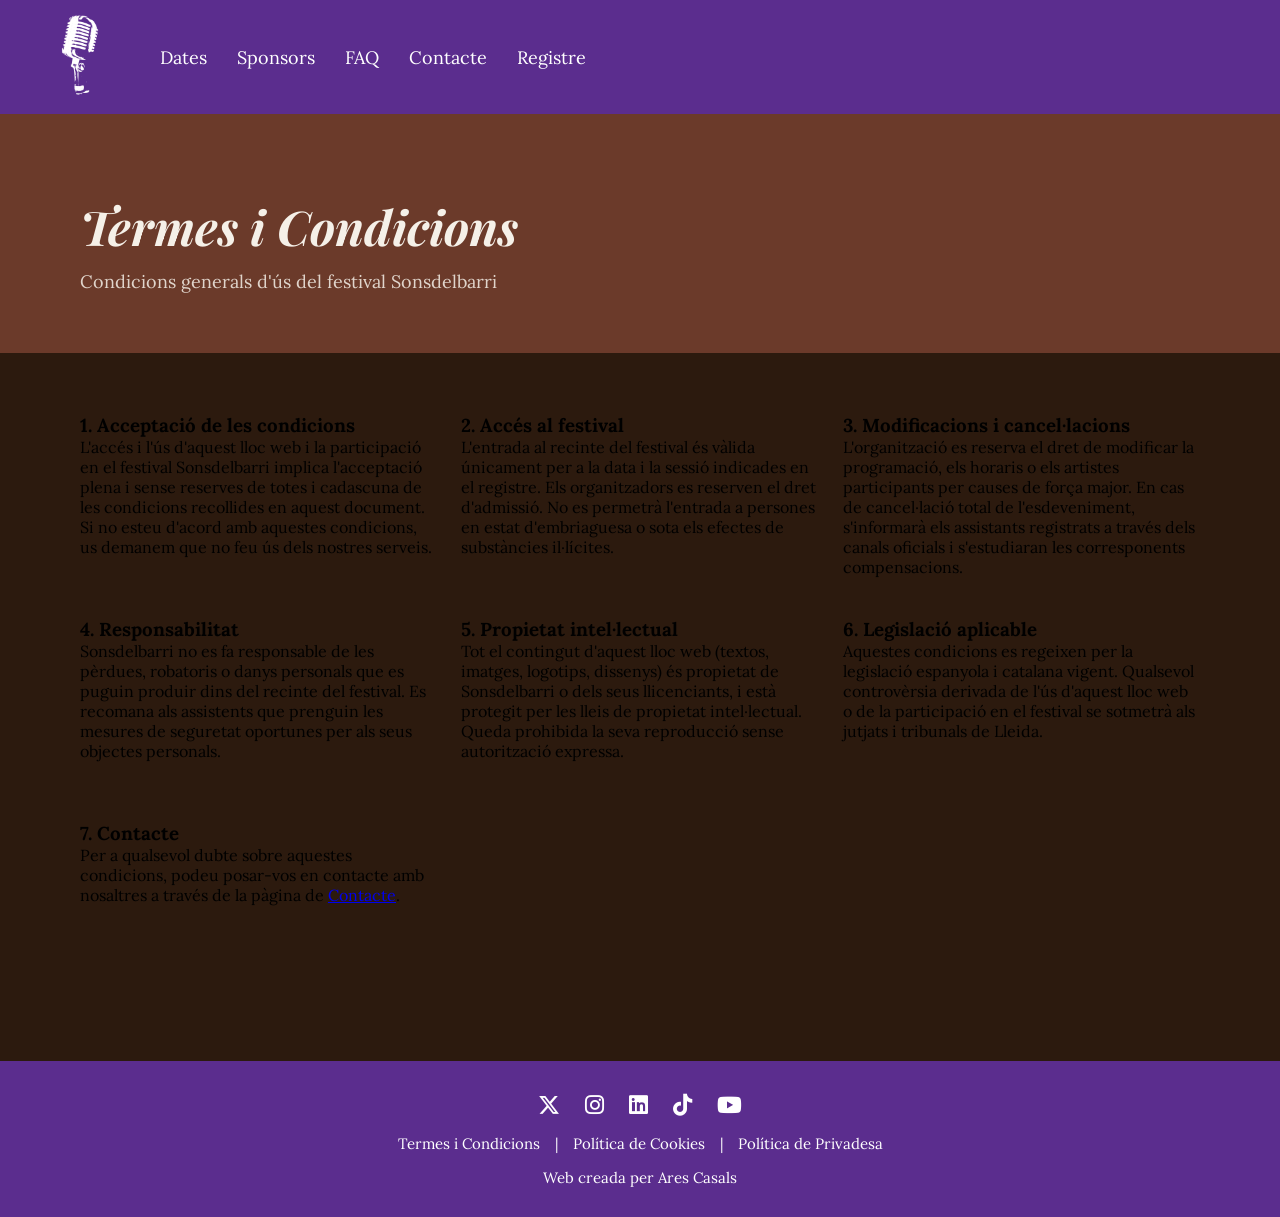
<file: termes.html>
<!DOCTYPE html>
<html lang="ca">
<head>
  <meta charset="UTF-8">
  <meta name="viewport" content="width=device-width, initial-scale=1.0">
  <title>Termes i Condicions — Sonsdelbarri</title>
  <link rel="stylesheet" href="css/style.css">
  <link rel="stylesheet" href="https://cdnjs.cloudflare.com/ajax/libs/font-awesome/6.5.0/css/all.min.css">
  <link href="https://fonts.googleapis.com/css2?family=Playfair+Display:ital@1&family=Lora&display=swap" rel="stylesheet">
</head>
<body>
 
  <header>
    <nav>
      <a href="index.html" class="logo">
        <img src="img/LOGO1.png" alt="Logo Festival">
      </a>
      <ul>
        <li><a href="index.html#dates">Dates</a></li>
        <li><a href="index.html#sponsors">Sponsors</a></li>
        <li><a href="faq.html">FAQ</a></li>
        <li><a href="contacte.html">Contacte</a></li>
        <li><a href="registre.html">Registre</a></li>
      </ul>
    </nav>
  </header>
 
  <section class="subpage-hero">
    <div class="subpage-hero-content">
      <h1>Termes i Condicions</h1>
      <p>Condicions generals d'ús del festival Sonsdelbarri</p>
    </div>
  </section>
 
  <section class="subpage-content">
    <div class="faq-list">
 
      <div class="faq-item">
        <h3>1. Acceptació de les condicions</h3>
        <p>L'accés i l'ús d'aquest lloc web i la participació en el festival Sonsdelbarri implica l'acceptació plena i sense reserves de totes i cadascuna de les condicions recollides en aquest document. Si no esteu d'acord amb aquestes condicions, us demanem que no feu ús dels nostres serveis.</p>
      </div>
 
      <div class="faq-item">
        <h3>2. Accés al festival</h3>
        <p>L'entrada al recinte del festival és vàlida únicament per a la data i la sessió indicades en el registre. Els organitzadors es reserven el dret d'admissió. No es permetrà l'entrada a persones en estat d'embriaguesa o sota els efectes de substàncies il·lícites.</p>
      </div>
 
      <div class="faq-item">
        <h3>3. Modificacions i cancel·lacions</h3>
        <p>L'organització es reserva el dret de modificar la programació, els horaris o els artistes participants per causes de força major. En cas de cancel·lació total de l'esdeveniment, s'informarà els assistants registrats a través dels canals oficials i s'estudiaran les corresponents compensacions.</p>
      </div>
 
      <div class="faq-item">
        <h3>4. Responsabilitat</h3>
        <p>Sonsdelbarri no es fa responsable de les pèrdues, robatoris o danys personals que es puguin produir dins del recinte del festival. Es recomana als assistents que prenguin les mesures de seguretat oportunes per als seus objectes personals.</p>
      </div>
 
      <div class="faq-item">
        <h3>5. Propietat intel·lectual</h3>
        <p>Tot el contingut d'aquest lloc web (textos, imatges, logotips, dissenys) és propietat de Sonsdelbarri o dels seus llicenciants, i està protegit per les lleis de propietat intel·lectual. Queda prohibida la seva reproducció sense autorització expressa.</p>
      </div>
 
      <div class="faq-item">
        <h3>6. Legislació aplicable</h3>
        <p>Aquestes condicions es regeixen per la legislació espanyola i catalana vigent. Qualsevol controvèrsia derivada de l'ús d'aquest lloc web o de la participació en el festival se sotmetrà als jutjats i tribunals de Lleida.</p>
      </div>
 
      <div class="faq-item">
        <h3>7. Contacte</h3>
        <p>Per a qualsevol dubte sobre aquestes condicions, podeu posar-vos en contacte amb nosaltres a través de la pàgina de <a href="contacte.html">Contacte</a>.</p>
      </div>
 
    </div>
  </section>
 
  <footer>
    <div class="footer-social">
      <a href="#"><i class="fa-brands fa-x-twitter"></i></a>
      <a href="#"><i class="fa-brands fa-instagram"></i></a>
      <a href="#"><i class="fa-brands fa-linkedin"></i></a>
      <a href="#"><i class="fa-brands fa-tiktok"></i></a>
      <a href="#"><i class="fa-brands fa-youtube"></i></a>
    </div>
    <div class="footer-links">
      <a href="termes.html">Termes i Condicions</a>
      <span>|</span>
      <a href="cookies.html">Política de Cookies</a>
      <span>|</span>
      <a href="privadesa.html">Política de Privadesa</a>
    </div>
    <div class="footer-sign">
      <p>Web creada per Ares Casals</p>
    </div>
  </footer>
 
</body>
</html>
</file>
<file: css/style.css>
* {
  margin: 0;
  padding: 0;
  box-sizing: border-box;
}

body {
  font-family: 'Lora', serif;
  background-color: #caa7ff;
}

/* =====================
   HEADER I NAV
   ===================== */

header {
  background-color: #5b2d8e;
  padding: 15px 40px;
  position: relative;
}

nav {
  display: flex;
  align-items: center;
  gap: 40px;
}

.logo img {
  height: 80px;
  width: auto;
}

nav ul {
  display: flex;
  list-style: none;
  gap: 30px;
}

/* Efecte scale en hover dels items del menú */
nav ul li a {
  color: white;
  text-decoration: none;
  font-size: 18px;
  transition: color 0.3s, transform 0.3s;
  display: inline-block;
}

nav ul li a:hover {
  color: #d4a0ff;
  transform: scale(1.12);
}

/* Botó hamburger (ocult per defecte) */
.hamburger {
  display: none;
  flex-direction: column;
  gap: 5px;
  background: none;
  border: none;
  cursor: pointer;
  padding: 5px;
  margin-left: auto;
}

.hamburger span {
  display: block;
  width: 25px;
  height: 3px;
  background-color: white;
  border-radius: 3px;
  transition: all 0.3s ease;
}

/* =====================
   HERO
   ===================== */

.hero {
  background-image: url('../img/hero.jpg');
  background-size: cover;
  background-position: center;
  height: 100vh;
  display: flex;
  align-items: center;
  justify-content: center;
  text-align: center;
}

.hero-content {
  background-color: rgba(0, 0, 0, 0.5);
  padding: 40px 60px;
  border-radius: 10px;
}

.hero-content h1 {
  color: white;
  font-size: 42px;
  margin-bottom: 15px;
}

.hero-content p {
  color: white;
  font-size: 18px;
  margin-bottom: 25px;
}

/* =====================
   BOTÓ
   ===================== */

.btn {
  display: inline-block;
  background-color: #5b2d8e;
  color: white;
  padding: 12px 30px;
  border-radius: 6px;
  text-decoration: none;
  font-size: 16px;
  border: none;
  cursor: pointer;
  font-family: 'Lora', serif;
  transition: background-color 0.2s, transform 0.2s;
}

.btn:hover {
  background-color: #7d4ab5;
  transform: scale(1.05);
}

.btn:active {
  transform: scale(0.97) translateY(2px);
}

/* =====================
   DATES
   ===================== */

.dates {
  display: flex;
  min-height: 500px;
  background-color: #6b3a2a;
}

.dates-left {
  flex: 1;
  padding: 60px 60px;
  display: flex;
  flex-direction: column;
  margin-bottom: 15px;
  gap: 30px;
}

.dates-left h2 {
  font-family: 'Playfair Display', serif;
  font-style: italic;
  font-size: 38px;
  color: #f5f0e8;
  line-height: 1.3;
}

.dates-text {
  display: flex;
  flex-direction: column;
  gap: 20px;
  font-size: 16px;
  line-height: 1.8;
  color: #f5f0e8;
}

.dates-slideshow {
  flex: 1;
  position: relative;
  overflow: hidden;
}

.dates-slideshow .slide {
  position: absolute;
  top: 0;
  left: 0;
  width: 100%;
  height: 100%;
  object-fit: cover;
  opacity: 0;
  transition: opacity 1s ease-in-out;
}

.dates-slideshow .slide.active {
  opacity: 1;
}

/* =====================
   ITINERARI
   ===================== */

.itinerari {
  padding: 60px 80px;
  background-color: #2c1a0e;
}

.itinerari h2 {
  text-align: left;
  font-size: 36px;
  font-style: italic;
  color: #f5f0e8;
  margin-bottom: 40px;
}

.itinerari table {
  width: 100%;
  border-collapse: collapse;
}

.itinerari thead tr {
  background-color: #2c1a0e;
}

.itinerari th {
  padding: 14px 20px;
  text-align: center;
  border: 1px solid #4a2e1a;
  font-size: 15px;
  background-color: #f5f0e8;
  color: #2c1a0e;
}

.itinerari td {
  padding: 14px 20px;
  text-align: center;
  border: 1px solid #4a2e1a;
  font-size: 15px;
  color: #f5f0e8;
}

.itinerari tbody tr:hover {
  background-color: rgba(245, 240, 232, 0.1);
}

/* =====================
   SPONSORS AMB FLIPCARD
   ===================== */

.sponsors {
  padding: 60px 80px;
  text-align: left;
}

.sponsors h2 {
  font-size: 36px;
  font-style: italic;
  color: #f5f0e8;
  margin-bottom: 40px;
  text-align: left;
}

.sponsors-grid {
  display: grid;
  grid-template-columns: repeat(4, 1fr);
  gap: 20px;
  margin-bottom: 40px;
}

/* Contenidor flipcard */
.sponsor-card {
  height: 140px;
  perspective: 800px;
}

.sponsor-card-inner {
  width: 100%;
  height: 100%;
  position: relative;
  transform-style: preserve-3d;
  transition: transform 0.5s ease;
}

/* Girar en hover */
.sponsor-card:hover .sponsor-card-inner {
  transform: rotateY(180deg);
}

/* Cara frontal i posterior comparteixen posició */
.sponsor-card-front,
.sponsor-card-back {
  position: absolute;
  width: 100%;
  height: 100%;
  backface-visibility: hidden;
  border-radius: 8px;
  overflow: hidden;
}

/* Cara frontal: imatge del sponsor */
.sponsor-card-front img {
  width: 100%;
  height: 100%;
  object-fit: cover;
  border-radius: 8px;
}

/* Cara posterior: nom i enllaç */
.sponsor-card-back {
  background-color: #5b2d8e;
  transform: rotateY(180deg);
  display: flex;
  flex-direction: column;
  align-items: center;
  justify-content: center;
  gap: 12px;
  padding: 16px;
}

.sponsor-card-back span {
  color: #f5f0e8;
  font-size: 16px;
  font-style: italic;
  text-align: center;
}

.sponsor-card-back a {
  color: #d4a0ff;
  font-size: 14px;
  text-decoration: none;
  transition: color 0.3s;
}

.sponsor-card-back a:hover {
  color: #f5f0e8;
  text-decoration: underline;
}

/* =====================
   FOOTER
   ===================== */

footer {
  background-color: #5b2d8e;
  color: white;
  padding: 30px 20px;
  text-align: center;
  display: flex;
  flex-direction: column;
  gap: 15px;
}

.footer-social {
  display: flex;
  justify-content: center;
  gap: 25px;
  font-size: 22px;
}

.footer-social a {
  color: white;
  transition: color 0.3s;
}

.footer-social a:hover {
  color: #d4a0ff;
}

.footer-links {
  display: flex;
  justify-content: center;
  gap: 15px;
  font-size: 15px;
}

.footer-links a {
  color: white;
  text-decoration: none;
  transition: color 0.3s;
}

.footer-links a:hover {
  color: #d4a0ff;
}

.footer-links span {
  color: white;
}

.footer-sign p {
  font-size: 15px;
}

/* =====================
   SUBPÀGINES
   ===================== */

.subpage-hero {
  background-color: #6b3a2a;
  padding: 80px 80px 60px;
}

.subpage-hero-content h1 {
  font-family: 'Playfair Display', serif;
  font-style: italic;
  font-size: 48px;
  color: #f5f0e8;
  margin-bottom: 12px;
}

.subpage-hero-content p {
  font-size: 18px;
  color: #f5f0e8;
  opacity: 0.85;
}

.subpage-content {
  padding: 60px 80px;
  background-color: #2c1a0e;
  min-height: 60vh;
}

/* =====================
   FAQ AMB FLIPCARD
   ===================== */

.faq-list {
  display: grid;
  grid-template-columns: repeat(3, 1fr);
  gap: 24px;
  max-width: 100%;
}

/* Cada targeta FAQ */
.faq-item {
  height: 180px;
  perspective: 800px;
  border-left: none; /* Traiem el border-left original */
}

.faq-item-inner {
  width: 100%;
  height: 100%;
  position: relative;
  transform-style: preserve-3d;
  transition: transform 0.5s ease;
}

/* Girar en hover */
.faq-item:hover .faq-item-inner {
  transform: rotateY(180deg);
}

/* Cara frontal i posterior */
.faq-front,
.faq-back {
  position: absolute;
  width: 100%;
  height: 100%;
  backface-visibility: hidden;
  border-radius: 8px;
  padding: 24px;
  display: flex;
  align-items: center;
  justify-content: center;
}

/* Cara frontal: pregunta */
.faq-front {
  background-color: #3d2410;
  border: 1px solid #7d4ab5;
}

.faq-front h3 {
  font-size: 17px;
  color: #f5f0e8;
  font-style: italic;
  text-align: center;
  line-height: 1.4;
  cursor: default;
}

/* Cara posterior: resposta */
.faq-back {
  background-color: #5b2d8e;
  transform: rotateY(180deg);
  align-items: flex-start;
}

.faq-back p {
  font-size: 14px;
  color: #f5f0e8;
  line-height: 1.6;
}

.faq-back a {
  color: #d4a0ff;
  text-decoration: none;
}

.faq-back a:hover {
  text-decoration: underline;
}

/* =====================
   CONTACTE
   ===================== */

.contact-wrapper {
  display: flex;
  gap: 60px;
  flex-wrap: wrap;
}

.contact-info {
  flex: 1;
  min-width: 220px;
}

.contact-info h2 {
  font-size: 28px;
  font-style: italic;
  color: #f5f0e8;
  margin-bottom: 24px;
}

.contact-info p {
  font-size: 16px;
  color: #d4c8b8;
  margin-bottom: 14px;
  display: flex;
  align-items: center;
  gap: 10px;
}

.contact-info i {
  color: #d4a0ff;
  width: 20px;
}

.contact-social {
  display: flex;
  gap: 20px;
  margin-top: 24px;
  font-size: 24px;
}

.contact-social a {
  color: #d4a0ff;
  transition: color 0.3s;
}

.contact-social a:hover {
  color: #f5f0e8;
}

.contact-form {
  flex: 2;
  min-width: 300px;
}

.contact-form h2 {
  font-size: 28px;
  font-style: italic;
  color: #f5f0e8;
  margin-bottom: 24px;
}

/* =====================
   FORMULARIS
   ===================== */

.form-group {
  display: flex;
  flex-direction: column;
  gap: 8px;
  margin-bottom: 20px;
}

.form-group label {
  font-size: 15px;
  color: #f5f0e8;
}

.form-group input,
.form-group textarea {
  padding: 12px 16px;
  border-radius: 6px;
  border: 1px solid #4a2e1a;
  background-color: #3d2410;
  color: #f5f0e8;
  font-family: 'Lora', serif;
  font-size: 15px;
  transition: border-color 0.2s;
}

.form-group input::placeholder,
.form-group textarea::placeholder {
  color: #9a8070;
}

.form-group input:focus,
.form-group textarea:focus {
  outline: none;
  border-color: #7d4ab5;
}

/* Estat d'error de validació */
.form-group input.error {
  border-color: #e05555;
}

.form-group .error-msg {
  font-size: 13px;
  color: #e05555;
  display: none;
}

.form-group .error-msg.visible {
  display: block;
}

/* =====================
   REGISTRE
   ===================== */

.registre-wrapper {
  display: flex;
  gap: 60px;
  flex-wrap: wrap;
}

.registre-form {
  flex: 2;
  min-width: 300px;
}

.registre-form h2 {
  font-size: 28px;
  font-style: italic;
  color: #f5f0e8;
  margin-bottom: 24px;
}

.checkbox-group {
  display: flex;
  flex-direction: column;
  gap: 10px;
}

.checkbox-label {
  display: flex;
  align-items: center;
  gap: 10px;
  font-size: 15px;
  color: #d4c8b8;
  cursor: pointer;
}

.checkbox-label input[type="checkbox"] {
  width: 18px;
  height: 18px;
  accent-color: #7d4ab5;
  cursor: pointer;
}

.registre-info {
  flex: 1;
  min-width: 220px;
}

.registre-info h2 {
  font-size: 28px;
  font-style: italic;
  color: #f5f0e8;
  margin-bottom: 24px;
}

.info-card {
  background-color: #3d2410;
  border: 1px solid #4a2e1a;
  border-radius: 10px;
  padding: 24px;
  display: flex;
  flex-direction: column;
  gap: 16px;
  margin-bottom: 24px;
}

.info-card p {
  font-size: 15px;
  color: #d4c8b8;
  display: flex;
  align-items: center;
  gap: 12px;
}

.info-card i {
  color: #d4a0ff;
  width: 20px;
}

.registre-note {
  font-size: 14px;
  color: #9a8070;
  line-height: 1.6;
  font-style: italic;
}

/* =====================
   GALERIA
   ===================== */

/* Slider d'esdeveniments anteriors */
.galeria-slider {
  position: relative;
  width: 100%;
  height: 420px;
  overflow: hidden;
  margin-bottom: 60px;
  border-radius: 10px;
}

.galeria-slider .gslide {
  position: absolute;
  top: 0;
  left: 0;
  width: 100%;
  height: 100%;
  object-fit: cover;
  opacity: 0;
  transition: opacity 1s ease-in-out;
}

.galeria-slider .gslide.active {
  opacity: 1;
}

/* Graella 2x2 d'imatges de l'esdeveniment */
.galeria-grid {
  display: grid;
  grid-template-columns: repeat(2, 1fr);
  gap: 20px;
}

.galeria-grid img {
  width: 100%;
  height: 260px;
  object-fit: cover;
  border-radius: 8px;
  cursor: pointer;
  transition: transform 0.3s ease;
}

/* Hover: lleuger scale */
.galeria-grid img:hover {
  transform: scale(1.04);
}

/* Lightbox (clic per ampliar) */
.lightbox {
  display: none;
  position: fixed;
  top: 0;
  left: 0;
  width: 100%;
  height: 100%;
  background-color: rgba(0, 0, 0, 0.85);
  z-index: 1000;
  align-items: center;
  justify-content: center;
}

.lightbox.obert {
  display: flex;
}

.lightbox img {
  max-width: 90%;
  max-height: 90%;
  border-radius: 8px;
  object-fit: contain;
}

.lightbox-close {
  position: absolute;
  top: 20px;
  right: 30px;
  color: white;
  font-size: 36px;
  cursor: pointer;
  line-height: 1;
  transition: color 0.3s;
}

.lightbox-close:hover {
  color: #d4a0ff;
}

/* =====================
   MODAL DE BENVINGUDA
   ===================== */

.modal-overlay {
  display: none;
  position: fixed;
  top: 0;
  left: 0;
  width: 100%;
  height: 100%;
  background-color: rgba(0, 0, 0, 0.6);
  z-index: 900;
  align-items: center;
  justify-content: center;
}

.modal-overlay.obert {
  display: flex;
}

.modal-box {
  background-color: #2c1a0e;
  border: 2px solid #7d4ab5;
  border-radius: 12px;
  padding: 50px 60px;
  max-width: 480px;
  width: 90%;
  text-align: center;
}

.modal-box h2 {
  font-family: 'Playfair Display', serif;
  font-style: italic;
  font-size: 32px;
  color: #f5f0e8;
  margin-bottom: 16px;
}

.modal-box p {
  font-size: 16px;
  color: #d4c8b8;
  line-height: 1.7;
  margin-bottom: 30px;
}

/* =====================
   RESPONSIVE (mòbil)
   ===================== */

@media (max-width: 768px) {

  /* Menú hamburger */
  .hamburger {
    display: flex;
  }

  nav ul {
    display: none;
    flex-direction: column;
    align-items: center;
    gap: 20px;
    position: absolute;
    top: 100%;
    left: 0;
    width: 100%;
    background-color: #5b2d8e;
    padding: 30px 20px;
    z-index: 100;
  }

  nav ul.obert {
    display: flex;
  }

  nav {
    flex-wrap: wrap;
  }

  .dates {
    flex-direction: column;
  }

  .dates-slideshow {
    height: 300px;
    position: relative;
  }

  .sponsors-grid {
    grid-template-columns: repeat(2, 1fr);
  }

  .itinerari {
    padding: 40px 20px;
    overflow-x: auto;
  }

  .sponsors {
    padding: 40px 20px;
  }

  .subpage-hero {
    padding: 50px 20px 40px;
  }

  .subpage-content {
    padding: 40px 20px;
  }

  .contact-wrapper,
  .registre-wrapper {
    flex-direction: column;
    gap: 40px;
  }

  /* FAQ grid passa a 1 columna en mòbil */
  .faq-list {
    grid-template-columns: 1fr;
  }

  /* Galeria grid passa a 1 columna en mòbil */
  .galeria-grid {
    grid-template-columns: 1fr;
  }

  .galeria-slider {
    height: 260px;
  }
}
</file>
